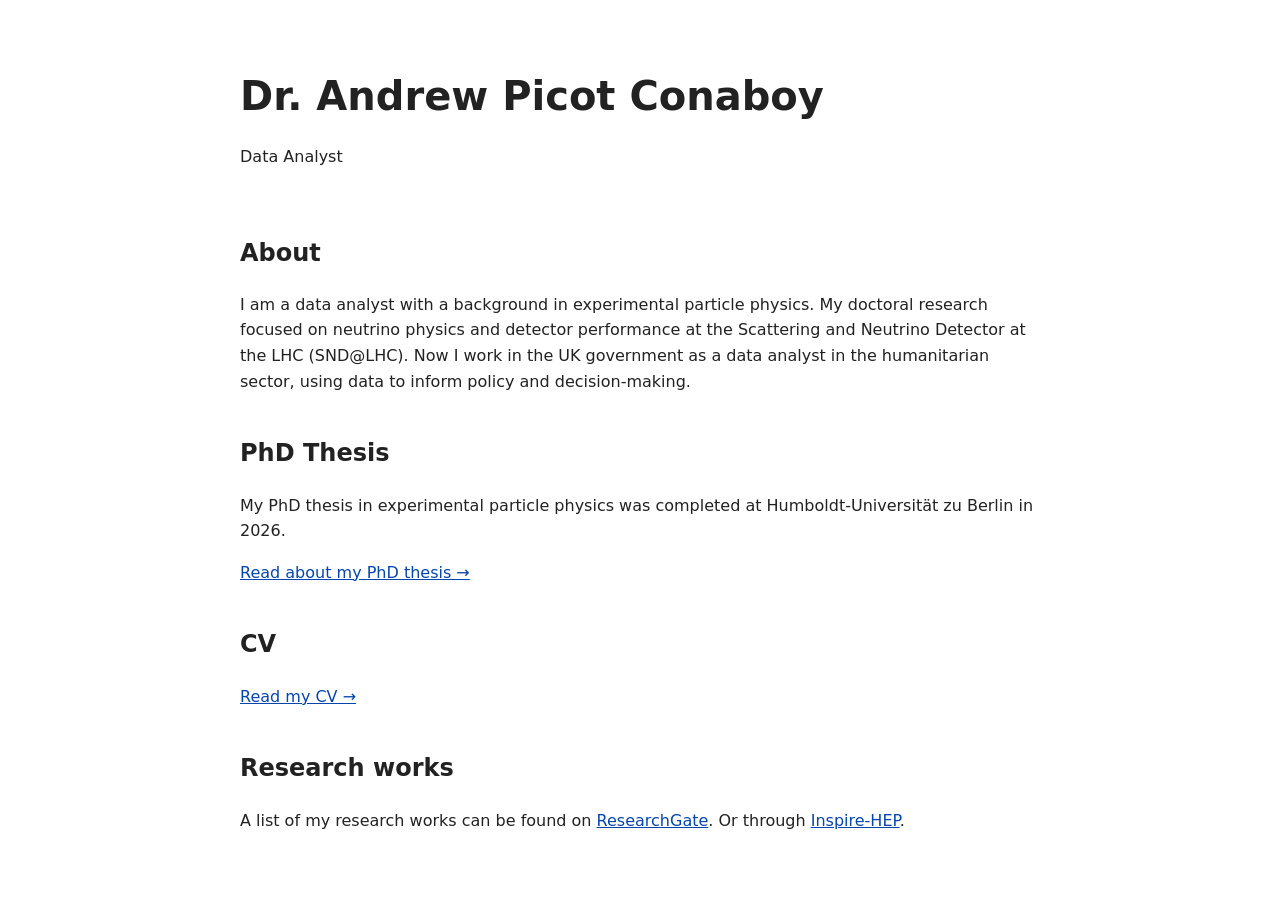
<file: index.html>
<!DOCTYPE html>
<html lang="en">
<head>
    <meta charset="UTF-8">
    <meta name="viewport" content="width=device-width, initial-scale=1.0">

    <title>Andrew Conaboy | Data Analyst</title>

    <meta name="description"
          content="Personal website of Dr Andrew Conaboy.">

    <link rel="stylesheet" href="style.css">
</head>

<body>

<main>

    <header>
        <h1>Dr. Andrew Picot Conaboy</h1>
        <p>Data Analyst</p>
    </header>

    <section>
        <h2>About</h2>

        <p>
            I am a data analyst with a background in experimental particle physics. My doctoral research
            focused on neutrino physics and detector performance at the
            Scattering and Neutrino Detector at the LHC (SND@LHC). 

            Now I work in the UK government as a data analyst in the humanitarian sector, using data to inform policy and decision-making.
        </p>
    </section>

    <section>
        <h2>PhD Thesis</h2>

        <p>
            My PhD thesis in experimental particle physics was completed at Humboldt-Universität zu Berlin
            in 2026.
        </p>

        <p>
            <a href="thesis.html">Read about my PhD thesis →</a>
        </p>
    </section>

    <section>
        <h2>CV</h2>

        <p>
            <a href="cv.html">Read my CV →</a>
        </p>
    </section>
    
    <section>
        <h2>Research works</h2>

        <p>
            A list of my research works can be found on <a href="https://www.researchgate.net/profile/Andrew-Conaboy-2?ev=hdr_xprf">ResearchGate</a>.
            Or through <a href="https://inspirehep.net/authors/1790451">Inspire-HEP</a>.
        </p>

    </section>    

</main>

</body>
</html>
</file>
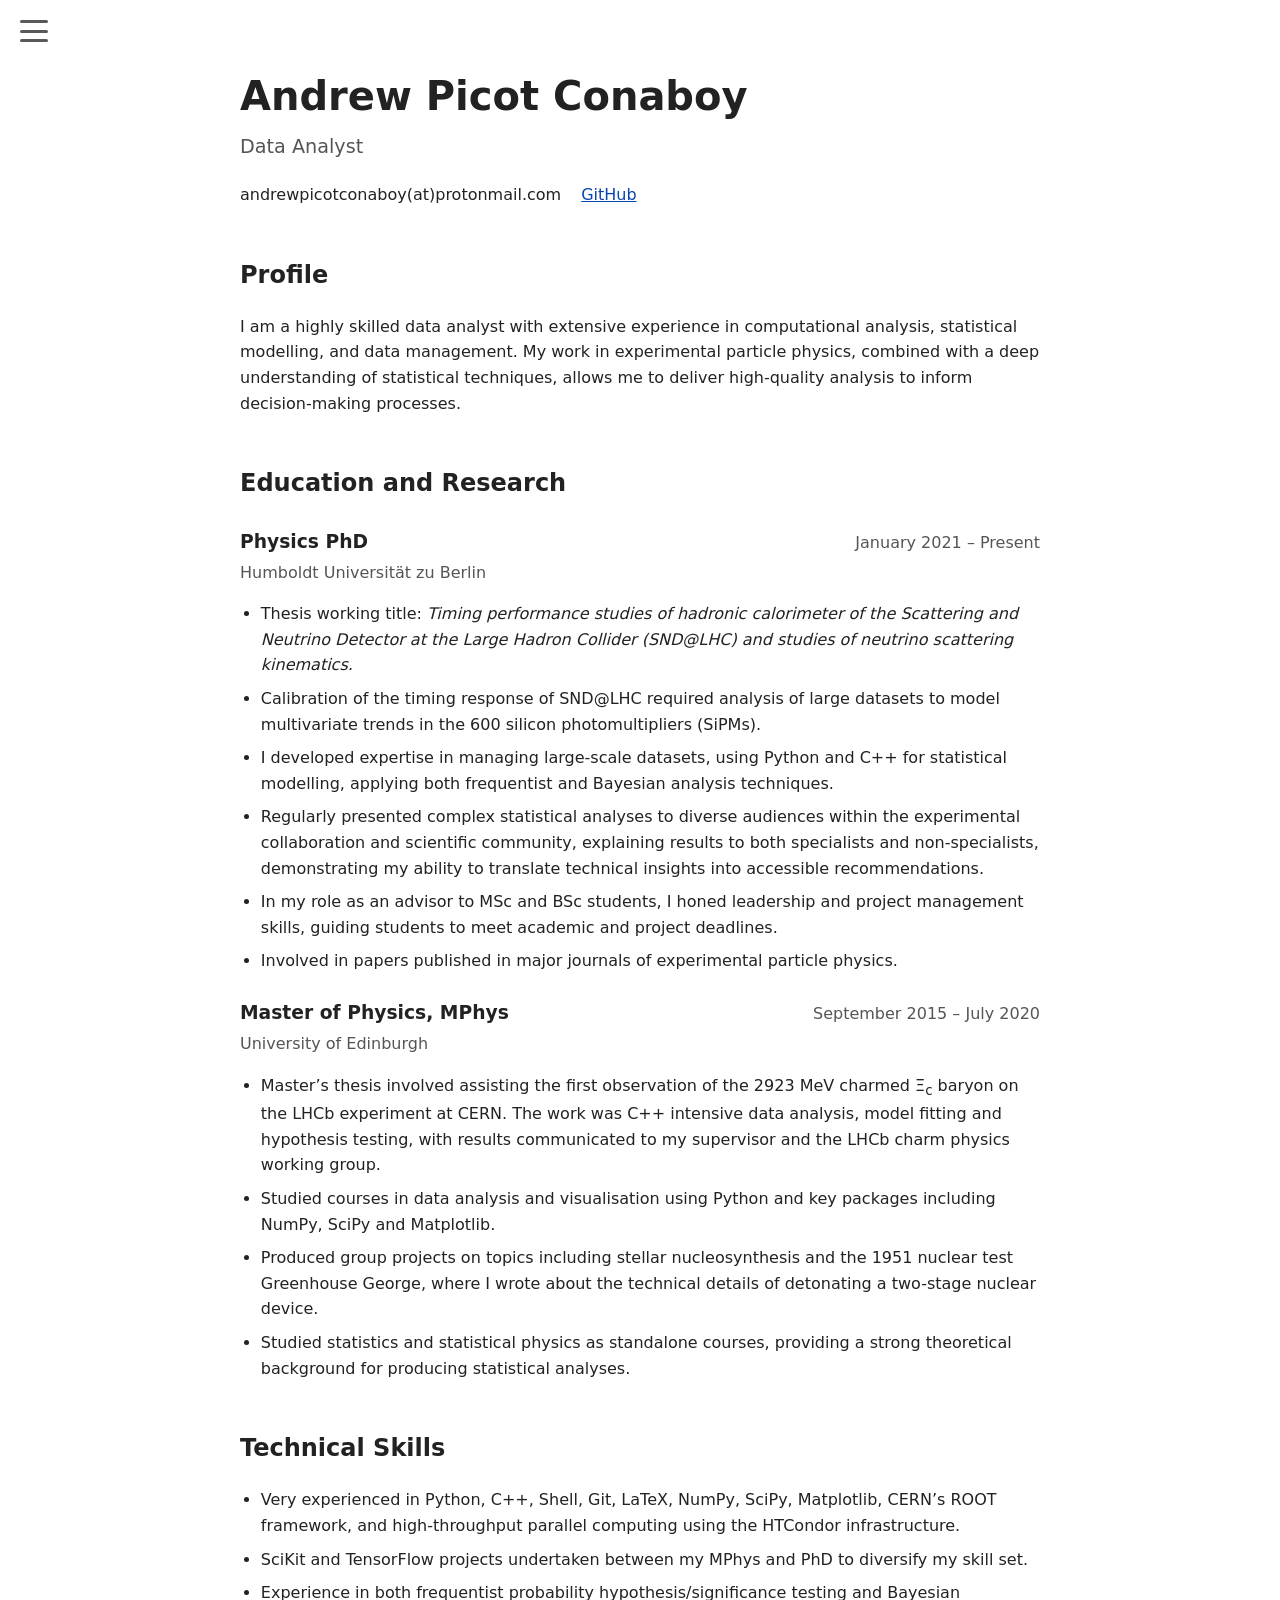
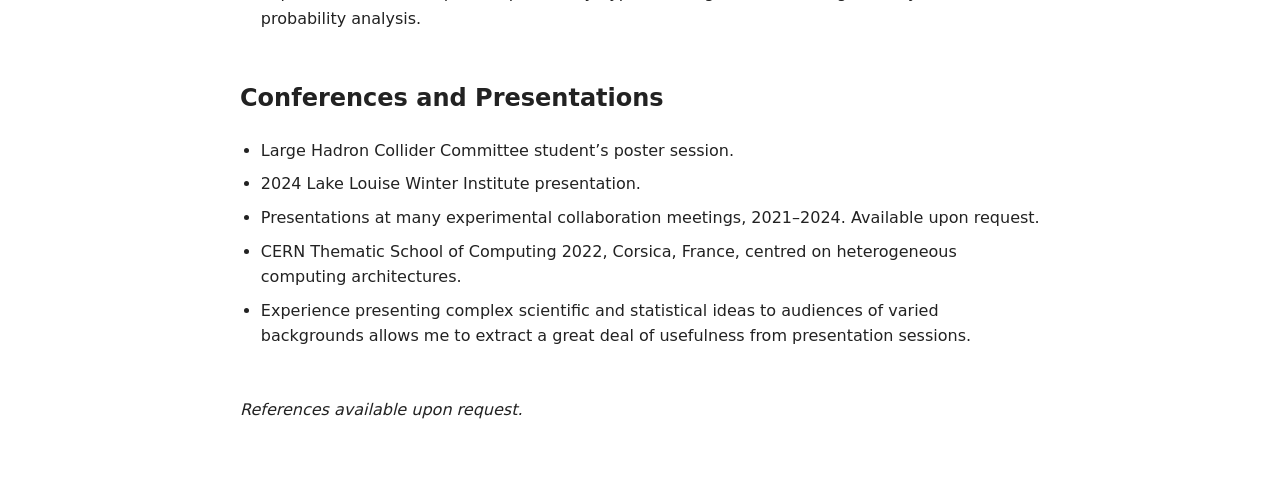
<file: cv.html>
<!DOCTYPE html>
<html lang="en">
<head>
    <meta charset="UTF-8">
    <meta name="viewport" content="width=device-width, initial-scale=1.0">

    <title>CV | Dr. Andrew Picot Conaboy</title>

    <meta name="description"
          content="Curriculum vitae of Dr. Andrew Picot Conaboy, data analyst and experimental particle physicist.">

    <link rel="stylesheet" href="style.css">

    <style>
        .cv-header {
            margin-bottom: 3rem;
        }

        .cv-header h1 {
            margin-bottom: 0.25rem;
        }

        .cv-subtitle {
            font-size: 1.2rem;
            margin-top: 0;
            color: #555;
        }

        .cv-contact {
            display: flex;
            flex-wrap: wrap;
            gap: 0.5rem 1.25rem;
            margin-top: 1rem;
        }

        .cv-section {
            margin-top: 3rem;
        }

        .cv-entry {
            margin-top: 1.5rem;
        }

        .cv-entry-header {
            display: flex;
            justify-content: space-between;
            gap: 2rem;
            align-items: baseline;
        }

        .cv-entry-header h3 {
            margin: 0;
        }

        .cv-entry-meta {
            margin: 0.2rem 0 0.8rem;
            color: #555;
        }

        .cv-date {
            white-space: nowrap;
            color: #555;
        }

        .cv-entry ul,
        .cv-section ul {
            padding-left: 1.3rem;
        }

        .cv-entry li,
        .cv-section li {
            margin-bottom: 0.5rem;
        }

        .home-menu {
            position: fixed;
            top: 1.25rem;
            left: 1.25rem;
            width: 28px;
            height: 22px;
            display: flex;
            flex-direction: column;
            justify-content: space-between;
            text-decoration: none;
            opacity: 0.75;
            transition: opacity 0.2s ease, transform 0.2s ease;
        }

        .home-menu:hover {
            opacity: 1;
            transform: scale(1.08);
        }

        .home-menu span {
            display: block;
            height: 3px;
            background: #222;
            border-radius: 2px;
        }

        @media (max-width: 650px) {
            .cv-entry-header {
                display: block;
            }

            .cv-date {
                display: block;
                margin-top: 0.25rem;
            }

            .home-menu {
                position: absolute;
            }
        }
    </style>
</head>

<body>

<a href="index.html" class="home-menu" aria-label="Home">
    <span></span>
    <span></span>
    <span></span>
</a>

<main>

    <header class="cv-header">
        <h1>Andrew Picot Conaboy</h1>
        <p class="cv-subtitle">Data Analyst</p>

        <div class="cv-contact">
            andrewpicotconaboy(at)protonmail.com
            <a href="https://github.com/AConaboy">GitHub</a>
        </div>
    </header>

    <section class="cv-section">
        <h2>Profile</h2>

        <p>
            I am a highly skilled data analyst with extensive experience in
            computational analysis, statistical modelling, and data management.
            My work in experimental particle physics, combined with a deep
            understanding of statistical techniques, allows me to deliver
            high-quality analysis to inform decision-making processes.
        </p>
    </section>

    <section class="cv-section">
        <h2>Education and Research</h2>

        <div class="cv-entry">
            <div class="cv-entry-header">
                <h3>Physics PhD</h3>
                <span class="cv-date">January 2021 – Present</span>
            </div>

            <p class="cv-entry-meta">Humboldt Universität zu Berlin</p>

            <ul>
                <li>
                    Thesis working title: <em>Timing performance studies of
                    hadronic calorimeter of the Scattering and Neutrino Detector
                    at the Large Hadron Collider (SND@LHC) and studies of
                    neutrino scattering kinematics.</em>
                </li>

                <li>
                    Calibration of the timing response of SND@LHC required
                    analysis of large datasets to model multivariate trends in
                    the 600 silicon photomultipliers (SiPMs).
                </li>

                <li>
                    I developed expertise in managing large-scale datasets,
                    using Python and C++ for statistical modelling, applying both
                    frequentist and Bayesian analysis techniques.
                </li>

                <li>
                    Regularly presented complex statistical analyses to diverse
                    audiences within the experimental collaboration and
                    scientific community, explaining results to both specialists
                    and non-specialists, demonstrating my ability to translate
                    technical insights into accessible recommendations.
                </li>

                <li>
                    In my role as an advisor to MSc and BSc students, I honed
                    leadership and project management skills, guiding students
                    to meet academic and project deadlines.
                </li>

                <li>
                    Involved in papers published in major journals of
                    experimental particle physics.
                </li>
            </ul>
        </div>

        <div class="cv-entry">
            <div class="cv-entry-header">
                <h3>Master of Physics, MPhys</h3>
                <span class="cv-date">September 2015 – July 2020</span>
            </div>

            <p class="cv-entry-meta">University of Edinburgh</p>

            <ul>
                <li>
                    Master’s thesis involved assisting the first observation of
                    the 2923 MeV charmed Ξ<sub>c</sub> baryon on the LHCb
                    experiment at CERN. The work was C++ intensive data analysis,
                    model fitting and hypothesis testing, with results
                    communicated to my supervisor and the LHCb charm physics
                    working group.
                </li>

                <li>
                    Studied courses in data analysis and visualisation using
                    Python and key packages including NumPy, SciPy and Matplotlib.
                </li>

                <li>
                    Produced group projects on topics including stellar
                    nucleosynthesis and the 1951 nuclear test Greenhouse George,
                    where I wrote about the technical details of detonating a
                    two-stage nuclear device.
                </li>

                <li>
                    Studied statistics and statistical physics as standalone
                    courses, providing a strong theoretical background for
                    producing statistical analyses.
                </li>
            </ul>
        </div>
    </section>

    <section class="cv-section">
        <h2>Technical Skills</h2>

        <ul>
            <li>
                Very experienced in Python, C++, Shell, Git, LaTeX, NumPy,
                SciPy, Matplotlib, CERN’s ROOT framework, and high-throughput
                parallel computing using the HTCondor infrastructure.
            </li>

            <li>
                SciKit and TensorFlow projects undertaken between my MPhys and
                PhD to diversify my skill set.
            </li>

            <li>
                Experience in both frequentist probability
                hypothesis/significance testing and Bayesian probability
                analysis.
            </li>
        </ul>
    </section>

    <section class="cv-section">
        <h2>Conferences and Presentations</h2>

        <ul>
            <li>Large Hadron Collider Committee student’s poster session.</li>
            <li>2024 Lake Louise Winter Institute presentation.</li>
            <li>
                Presentations at many experimental collaboration meetings,
                2021–2024. Available upon request.
            </li>
            <li>
                CERN Thematic School of Computing 2022, Corsica, France,
                centred on heterogeneous computing architectures.
            </li>
            <li>
                Experience presenting complex scientific and statistical ideas
                to audiences of varied backgrounds allows me to extract a great
                deal of usefulness from presentation sessions.
            </li>
        </ul>
    </section>

    <section class="cv-section">
        <p><em>References available upon request.</em></p>
    </section>

</main>

</body>
</html>
</file>
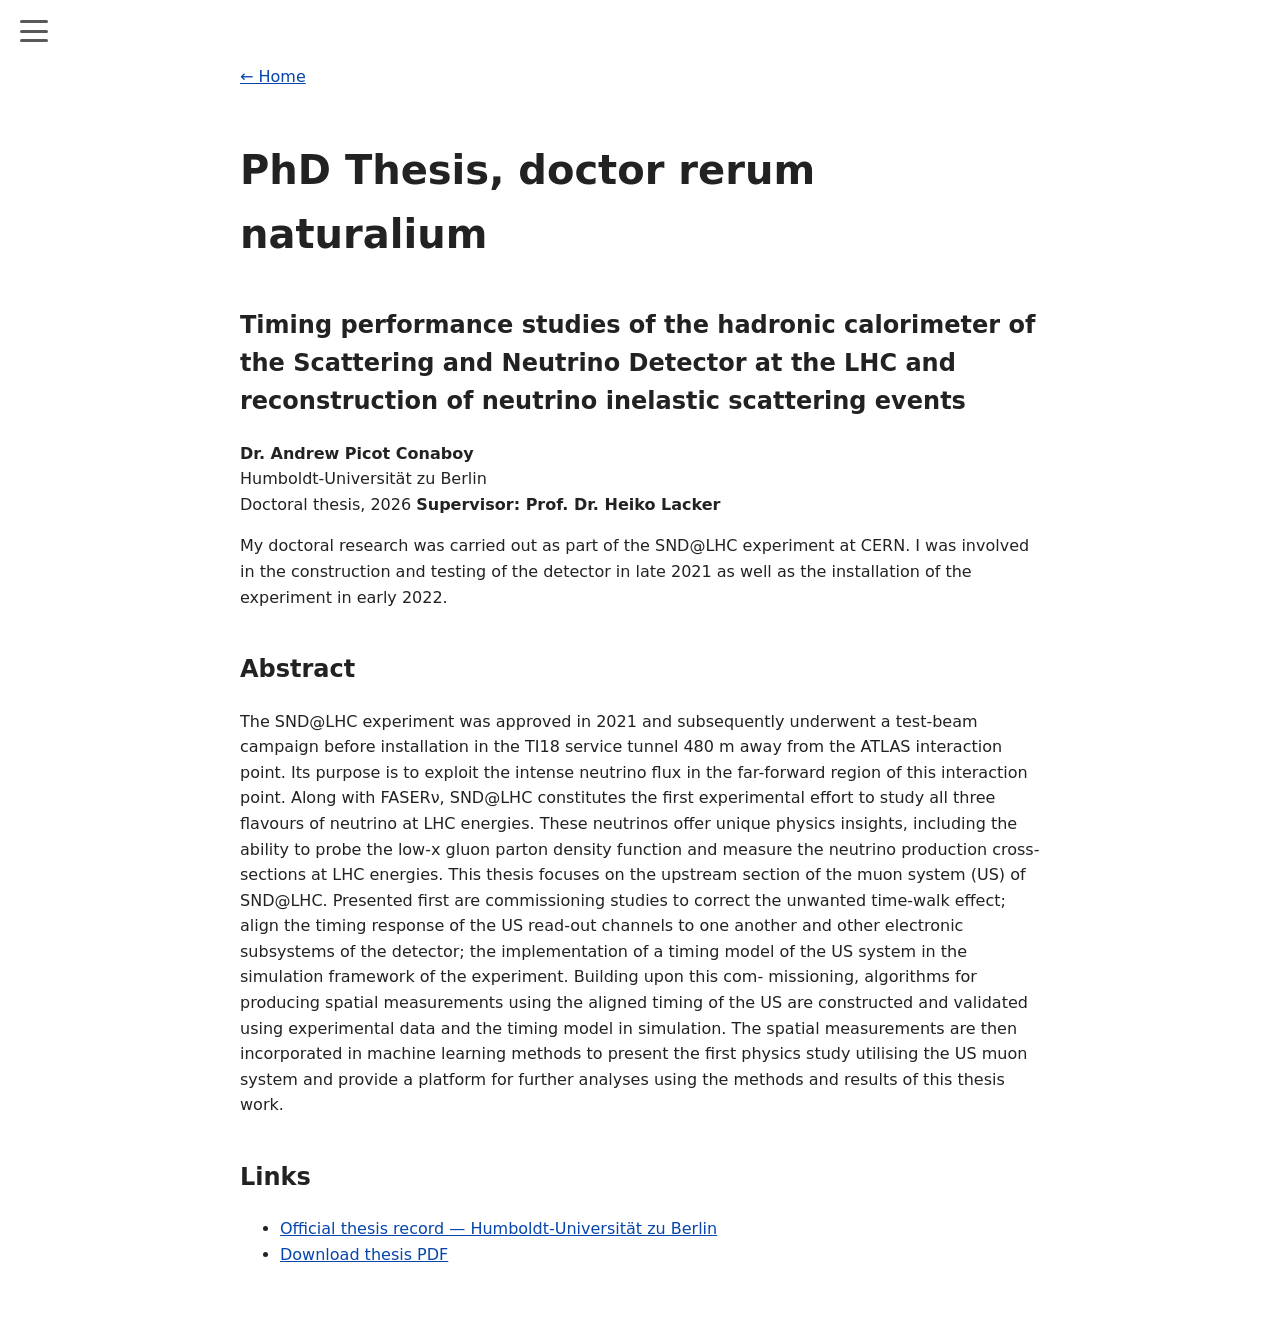
<file: thesis.html>
<!DOCTYPE html>
<html lang="en">

<style>
    .home-menu {
        position: fixed;
        top: 1.25rem;
        left: 1.25rem;
        width: 28px;
        height: 22px;
        display: flex;
        flex-direction: column;
        justify-content: space-between;
        text-decoration: none;
        opacity: 0.75;
        transition: opacity 0.2s ease, transform 0.2s ease;
    }

    .home-menu:hover {
        opacity: 1;
        transform: scale(1.08);
    }

    .home-menu span {
        display: block;
        height: 3px;
        background: #222;
        border-radius: 2px;
    }
</style>

<head>
    <meta charset="UTF-8">
    <meta name="viewport" content="width=device-width, initial-scale=1.0">

    <title>PhD Thesis | Andrew Conaboy</title>

    <meta name="description"
          content="PhD thesis of Andrew Conaboy, Humboldt-Universität zu Berlin, on SND@LHC, neutrino physics and hadronic calorimeter timing.">

    <link rel="stylesheet" href="style.css">
</head>

<body>

    <a href="index.html" class="home-menu" aria-label="Home">
        <span></span>
        <span></span>
        <span></span>
    </a>

<main>

    <nav>
        <a href="index.html">← Home</a>
    </nav>

    <article>

        <h1>PhD Thesis, doctor rerum naturalium</h1>

        <h2>
            Timing performance studies of the hadronic calorimeter of the
            Scattering and Neutrino Detector at the LHC and reconstruction
            of neutrino inelastic scattering events
        </h2>

        <p>
            <strong>Dr. Andrew Picot Conaboy</strong><br>
            Humboldt-Universität zu Berlin<br>
            Doctoral thesis, 2026
            <strong>Supervisor: Prof. Dr. Heiko Lacker</strong><br>
        </p>

        <p>
            My doctoral research was carried out as part of the SND@LHC experiment at CERN. 
            I was involved in the construction and testing of the detector in late 2021 as well
            as the installation of the experiment in early 2022. 
        </p>

        <h2>Abstract</h2>

        <p>
            The SND@LHC experiment was approved in 2021 and subsequently underwent a
            test-beam campaign before installation in the TI18 service tunnel 480 m away from
            the ATLAS interaction point. Its purpose is to exploit the intense neutrino flux in
            the far-forward region of this interaction point. Along with FASERν, SND@LHC
            constitutes the first experimental effort to study all three flavours of neutrino at
            LHC energies. These neutrinos offer unique physics insights, including the ability to
            probe the low-x gluon parton density function and measure the neutrino production
            cross-sections at LHC energies.
            This thesis focuses on the upstream section of the muon system (US) of SND@LHC.
            Presented first are commissioning studies to correct the unwanted time-walk effect;
            align the timing response of the US read-out channels to one another and other
            electronic subsystems of the detector; the implementation of a timing model of the
            US system in the simulation framework of the experiment. Building upon this com-
            missioning, algorithms for producing spatial measurements using the aligned timing
            of the US are constructed and validated using experimental data and the timing
            model in simulation. The spatial measurements are then incorporated in machine
            learning methods to present the first physics study utilising the US muon system
            and provide a platform for further analyses using the methods and results of this
            thesis work.
        </p>

        <h2>Links</h2>

        <ul>
            <li>
                <a href="https://doi.org/10.18452/38180">
                    Official thesis record — Humboldt-Universität zu Berlin
                </a>
            </li>

            <li>
                <a href="public/thesis.pdf">
                    Download thesis PDF
                </a>
            </li>
        </ul>

    </article>

</main>

</body>
</html>
</file>
<file: style.css>
html {
    font-family: system-ui, -apple-system, BlinkMacSystemFont, "Segoe UI", sans-serif;
    line-height: 1.6;
}

body {
    margin: 0;
    padding: 0 1.5rem;
    color: #222;
}

main {
    max-width: 800px;
    margin: 4rem auto;
}

header {
    margin-bottom: 4rem;
}

h1 {
    font-size: 2.5rem;
    margin-bottom: 0.25rem;
}

h2 {
    margin-top: 2.5rem;
}

a {
    color: #0645ad;
}

nav {
    margin-bottom: 3rem;
}

.home-menu {
    opacity: 0.75;
    transition: opacity 0.2s ease, transform 0.2s ease;
}

.home-menu:hover {
    opacity: 1;
    transform: scale(1.08);
}
</file>
